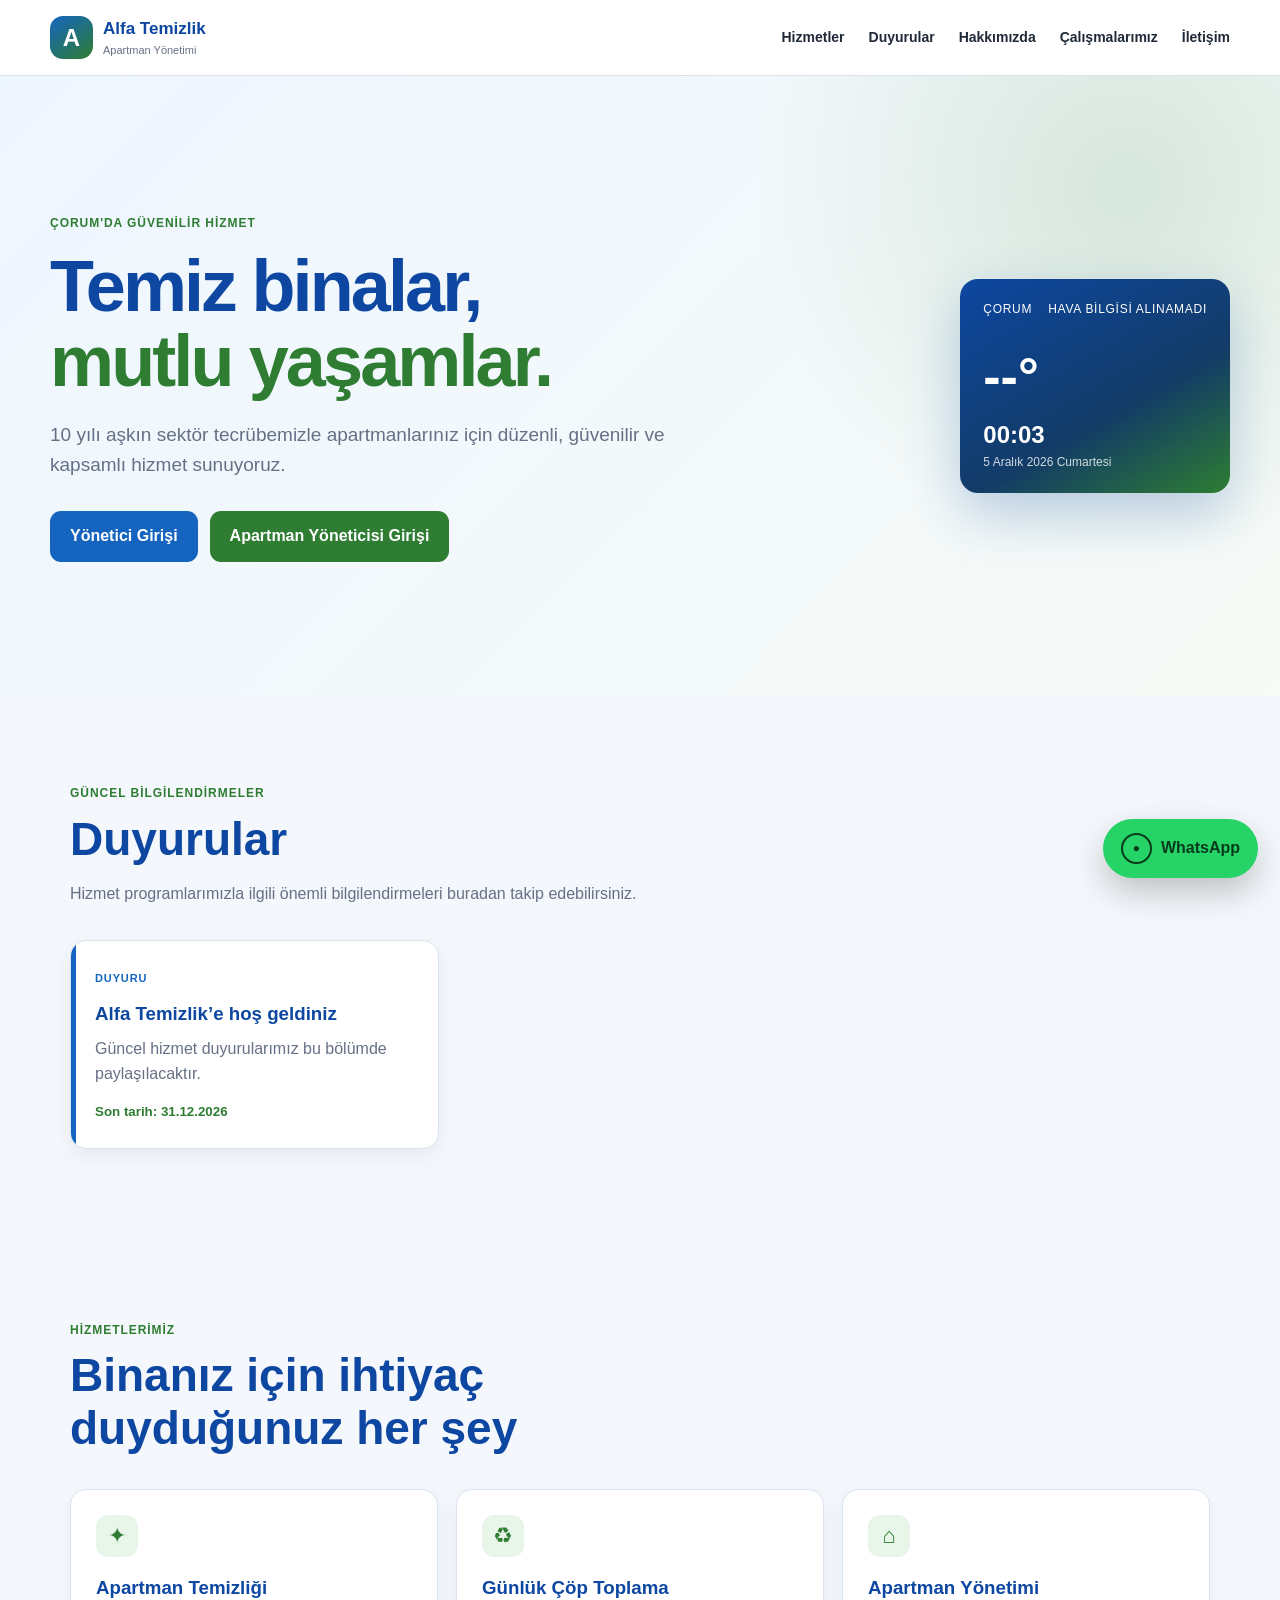
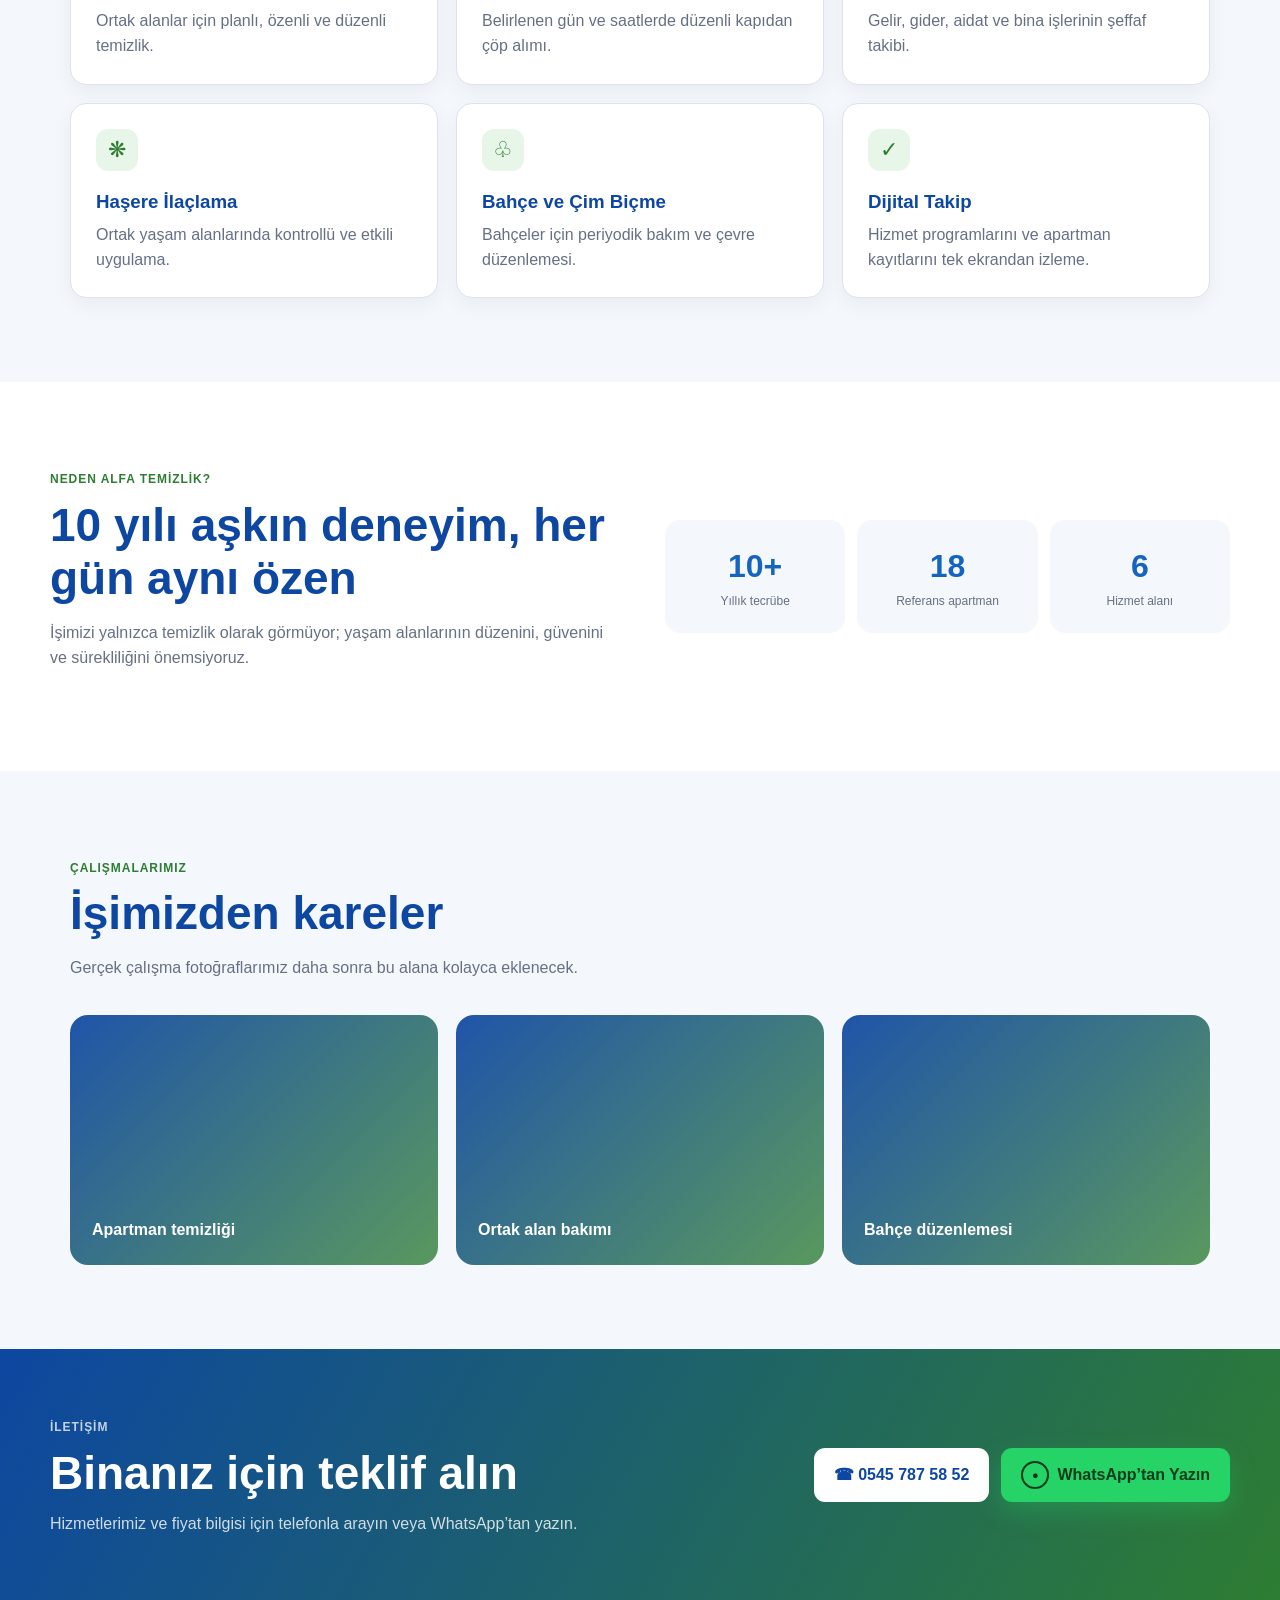
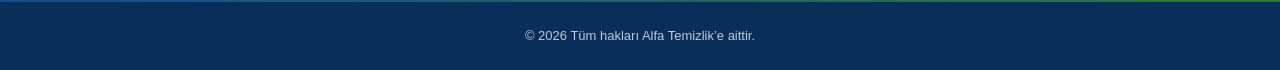
<file: index.html>
<!doctype html>
<html lang="tr">
<head>
  <meta charset="utf-8">
  <meta name="viewport" content="width=device-width, initial-scale=1">
  <meta name="theme-color" content="#0d47a1">
  <title>Alfa Temizlik | Çorum</title>
  <meta name="description" content="Çorum'da apartman temizliği, günlük çöp toplama ve profesyonel apartman hizmetleri.">
  <link rel="stylesheet" href="assets/css/styles.css">
</head>
<body>
  <header class="site-header">
    <a class="brand" href="index.html" aria-label="Alfa Temizlik ana sayfa">
      <span class="brand-mark" aria-hidden="true">A</span>
      <span><strong>Alfa Temizlik</strong><small>Apartman Yönetimi</small></span>
    </a>
    <button class="menu-button" type="button" aria-expanded="false" aria-controls="main-nav">Menü</button>
    <nav id="main-nav" class="main-nav" aria-label="Ana menü">
      <a href="#hizmetler">Hizmetler</a>
      <a href="#duyurular">Duyurular</a>
      <a href="#hakkimizda">Hakkımızda</a>
      <a href="#calismalar">Çalışmalarımız</a>
      <a href="#iletisim">İletişim</a>
    </nav>
  </header>

  <main>
    <section class="hero">
      <div class="hero-content">
        <span class="eyebrow">Çorum'da güvenilir hizmet</span>
        <h1 id="home-title">Temiz binalar,<br><span>mutlu yaşamlar.</span></h1>
        <p id="home-description">10 yılı aşkın sektör tecrübemizle apartmanlarınız için düzenli, güvenilir ve kapsamlı hizmet sunuyoruz.</p>
        <div class="hero-actions">
          <a class="button button-primary" href="pages/manager-login.html">Yönetici Girişi</a>
          <a class="button button-secondary" href="pages/apartment-login.html">Apartman Yöneticisi Girişi</a>
        </div>
      </div>
      <aside class="status-card" aria-label="Çorum hava durumu ve saat">
        <div class="status-top">
          <span>ÇORUM</span>
          <span id="weather-status">Hava durumu yükleniyor…</span>
        </div>
        <strong id="temperature">--°</strong>
        <div id="clock" class="clock">--:--</div>
        <div id="date" class="date">--</div>
      </aside>
    </section>

    <section id="duyurular" class="section announcements-section reveal">
      <div class="section-heading"><span>Güncel Bilgilendirmeler</span><h2>Duyurular</h2><p>Hizmet programlarımızla ilgili önemli bilgilendirmeleri buradan takip edebilirsiniz.</p></div>
      <div id="announcement-list" class="announcement-grid"></div>
    </section>

    <section id="hizmetler" class="section reveal">
      <div class="section-heading"><span>Hizmetlerimiz</span><h2>Binanız için ihtiyaç duyduğunuz her şey</h2></div>
      <div class="card-grid">
        <article class="service-card"><span class="icon">✦</span><h3>Apartman Temizliği</h3><p>Ortak alanlar için planlı, özenli ve düzenli temizlik.</p></article>
        <article class="service-card"><span class="icon">♻</span><h3>Günlük Çöp Toplama</h3><p>Belirlenen gün ve saatlerde düzenli kapıdan çöp alımı.</p></article>
        <article class="service-card"><span class="icon">⌂</span><h3>Apartman Yönetimi</h3><p>Gelir, gider, aidat ve bina işlerinin şeffaf takibi.</p></article>
        <article class="service-card"><span class="icon">❋</span><h3>Haşere İlaçlama</h3><p>Ortak yaşam alanlarında kontrollü ve etkili uygulama.</p></article>
        <article class="service-card"><span class="icon">♧</span><h3>Bahçe ve Çim Biçme</h3><p>Bahçeler için periyodik bakım ve çevre düzenlemesi.</p></article>
        <article class="service-card"><span class="icon">✓</span><h3>Dijital Takip</h3><p>Hizmet programlarını ve apartman kayıtlarını tek ekrandan izleme.</p></article>
      </div>
    </section>

    <section id="hakkimizda" class="section experience reveal">
      <div><span class="eyebrow">Neden Alfa Temizlik?</span><h2>10 yılı aşkın deneyim, her gün aynı özen</h2><p>İşimizi yalnızca temizlik olarak görmüyor; yaşam alanlarının düzenini, güvenini ve sürekliliğini önemsiyoruz.</p></div>
      <div class="stats"><div><strong>10+</strong><span>Yıllık tecrübe</span></div><div><strong>18</strong><span>Referans apartman</span></div><div><strong>6</strong><span>Hizmet alanı</span></div></div>
    </section>

    <section id="calismalar" class="section reveal">
      <div class="section-heading"><span>Çalışmalarımız</span><h2>İşimizden kareler</h2><p>Gerçek çalışma fotoğraflarımız daha sonra bu alana kolayca eklenecek.</p></div>
      <div class="work-grid"><div class="work-placeholder">Apartman temizliği</div><div class="work-placeholder">Ortak alan bakımı</div><div class="work-placeholder">Bahçe düzenlemesi</div></div>
    </section>

    <section id="iletisim" class="contact-section">
      <div><span class="eyebrow light">İletişim</span><h2>Binanız için teklif alın</h2><p>Hizmetlerimiz ve fiyat bilgisi için telefonla arayın veya WhatsApp’tan yazın.</p></div>
      <div class="contact-actions">
        <a class="button button-white contact-phone" href="tel:+905457875852">☎ 0545 787 58 52</a>
        <a class="button whatsapp-button" href="https://wa.me/905457875852?text=Merhaba%20Alfa%20Temizlik%2C%20hizmetleriniz%20hakk%C4%B1nda%20bilgi%20almak%20istiyorum." target="_blank" rel="noopener" aria-label="Alfa Temizlik ile WhatsApp üzerinden iletişime geç">WhatsApp’tan Yazın</a>
      </div>
    </section>
  </main>

  <a class="whatsapp-float" href="https://wa.me/905457875852?text=Merhaba%20Alfa%20Temizlik%2C%20hizmetleriniz%20hakk%C4%B1nda%20bilgi%20almak%20istiyorum." target="_blank" rel="noopener" aria-label="WhatsApp’tan bize ulaşın"><span>WhatsApp</span></a>
  <footer>© 2026 Tüm hakları Alfa Temizlik’e aittir.</footer>
  <script src="assets/js/app.js"></script>
</body>
</html>
</file>
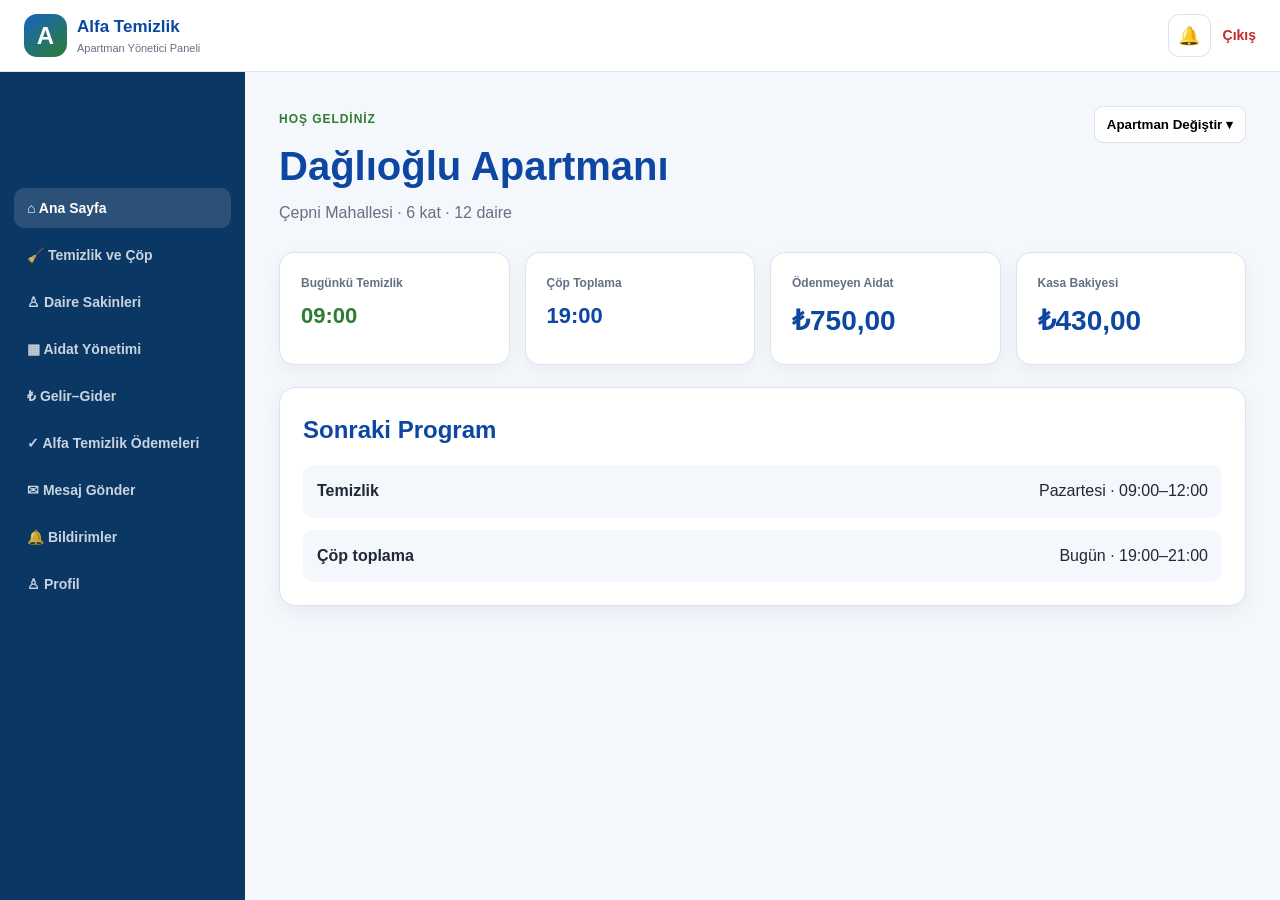
<file: pages/apartment-dashboard.html>
<!doctype html><html lang="tr"><head><meta charset="utf-8"><meta name="viewport" content="width=device-width,initial-scale=1"><title>Apartman Yönetim Paneli | Alfa Temizlik</title><link rel="stylesheet" href="../assets/css/styles.css"></head><body class="dashboard-body">
<header class="dash-header"><a class="brand" href="../index.html"><span class="brand-mark">A</span><span><strong>Alfa Temizlik</strong><small>Apartman Yönetici Paneli</small></span></a><div class="dash-actions"><button class="notification-button" data-go="ap-notifications">🔔<b>1</b></button><a class="logout" href="apartment-login.html">Çıkış</a></div></header>
<div class="dashboard-layout"><aside class="sidebar"><button class="sidebar-toggle">☰ Menü</button><nav><button class="nav-item active" data-section="ap-overview">⌂ <span>Ana Sayfa</span></button><button class="nav-item" data-section="schedule">🧹 <span>Temizlik ve Çöp</span></button><button class="nav-item" data-section="residents">♙ <span>Daire Sakinleri</span></button><button class="nav-item" data-section="dues">▦ <span>Aidat Yönetimi</span></button><button class="nav-item" data-section="finance">₺ <span>Gelir–Gider</span></button><button class="nav-item" data-section="alfa-payments">✓ <span>Alfa Temizlik Ödemeleri</span></button><button class="nav-item" data-section="resident-messages">✉ <span>Mesaj Gönder</span></button><button class="nav-item" data-section="ap-notifications">🔔 <span>Bildirimler</span></button><button class="nav-item" data-section="profile">♙ <span>Profil</span></button></nav></aside>
<main class="dashboard-main">
<section class="panel-section active" id="ap-overview"><div class="page-title"><div><span class="eyebrow">Hoş geldiniz</span><h1>Dağlıoğlu Apartmanı</h1><p>Çepni Mahallesi · 6 kat · 12 daire</p></div><button class="small-select">Apartman Değiştir ▾</button></div><div class="summary-grid"><article><span>Bugünkü Temizlik</span><strong class="summary-text green">09:00</strong></article><article><span>Çöp Toplama</span><strong class="summary-text">19:00</strong></article><article><span>Ödenmeyen Aidat</span><strong id="unpaid-total">₺0</strong></article><article><span>Kasa Bakiyesi</span><strong id="balance-total">₺0</strong></article></div><div class="panel-card"><h2>Sonraki Program</h2><div class="timeline"><div><b>Temizlik</b><span>Pazartesi · 09:00–12:00</span></div><div><b>Çöp toplama</b><span>Bugün · 19:00–21:00</span></div></div></div></section>
<section class="panel-section" id="schedule"><div class="page-title"><div><h1>Temizlik ve Çöp Programı</h1><p>Programı görüntüleyebilir, değişiklik talebi gönderebilirsiniz.</p></div></div><div class="schedule-grid"><article class="panel-card"><span class="service-icon">🧹</span><h2>Temizlik Programı</h2><p><b>Günler:</b> Pazartesi ve Perşembe</p><p><b>Saat:</b> 09:00–12:00</p><span class="status-chip success">Aktif</span></article><article class="panel-card"><span class="service-icon">♻</span><h2>Çöp Toplama</h2><p><b>Günler:</b> Her gün</p><p><b>Saat:</b> 19:00–21:00</p><span class="status-chip success">Aktif</span></article></div><button class="button button-primary action-demo">Program Değişikliği Talep Et</button></section>
<section class="panel-section" id="residents"><div class="page-title"><div><h1>Daire Sakinleri</h1><p>Ev sahibi ve kiracıların hesaplarını takip edin.</p></div></div><div class="panel-card"><form id="flat-form" class="dashboard-form"><label>Daire No<input id="flat-number" type="number" min="1" required></label><label>Ad Soyad<input id="resident-name" required></label><label>Telefon<input id="resident-phone" type="tel"></label><label>Durum<select id="resident-type"><option>Ev Sahibi</option><option>Kiracı</option></select></label><button class="button button-primary">Sakini Ekle</button></form></div><div id="flat-list" class="record-grid"></div><div id="resident-detail" class="panel-card resident-detail hidden-panel"></div></section>
<section class="panel-section" id="dues"><div class="page-title"><div><h1>Aidat Yönetimi</h1><p>Aylık aidatı toplam tutardan bölün veya daire başına sabit belirleyin.</p></div></div><div class="panel-card"><form id="dues-form" class="dashboard-form wide"><label>Aidat Ayı<input id="dues-month" type="month" required></label><label>Hesaplama Yöntemi<select id="dues-mode"><option value="total">Toplam tutarı dairelere böl</option><option value="fixed">Daire başına sabit aidat</option></select></label><label id="dues-total-label">Toplanacak Toplam Tutar<input id="dues-total" type="number" min="0" required></label><label>Paylaştırma Tarihi<input id="dues-share-date" type="date" required></label><label>Tahsilat Başlangıcı<input id="dues-start-date" type="date" required></label><label>Son Ödeme Tarihi<input id="dues-due-date" type="date" required></label><label>Açıklama<input id="dues-description" placeholder="Ağustos ayı aidatı"></label><div id="dues-preview" class="message-preview">Hesaplama ön izlemesi</div><button class="button button-secondary">Aidatları Oluştur</button></form></div><div id="dues-batch-list" class="record-grid"></div></section>
<section class="panel-section" id="finance"><div class="page-title"><div><h1>Gelir–Gider</h1><p>Apartmanın mali hareketlerini kaydedin.</p></div></div><div class="panel-card"><form id="finance-form" class="dashboard-form"><label>Tür<select id="finance-type"><option>Gelir</option><option>Gider</option></select></label><label>Kalem<input id="finance-title" required></label><label>Tarih<input id="finance-date" type="date" required></label><label>Tutar<input id="finance-amount" type="number" min="0" required></label><button class="button button-secondary">İşlemi Kaydet</button></form></div><div id="finance-list" class="record-grid"></div></section>
<section class="panel-section" id="alfa-payments"><div class="page-title"><div><h1>Alfa Temizlik Ödemeleri</h1><p>Aylık hizmet bedeli ve ödeme geçmişi.</p></div></div><div class="payment-hero panel-card"><div><span>Ağustos 2026 hizmet bedeli</span><strong>₺4.500</strong><small>Son ödeme: 10 Ağustos 2026</small></div><span class="status-chip warning">Ödeme Bekliyor</span></div><button class="button button-primary action-demo">Ödeme Bildirimi Gönder</button></section>
<section class="panel-section" id="resident-messages"><div class="page-title"><div><h1>Mesaj Gönder</h1><p>Apartman sakinlerine borç durumlarına göre kişisel veya toplu mesaj hazırlayın.</p></div></div><div class="panel-card"><form id="resident-message-form" class="dashboard-form single-column"><label>Alıcı Grubu<select id="resident-message-group"><option value="debtors">Borcu bulunan sakinler</option><option value="clear">Borcu bulunmayan sakinler</option><option value="all">Tüm apartman sakinleri</option><option value="selected">Seçilen sakin</option></select></label><label id="resident-choice">Sakin Seç<select id="resident-message-person"></select></label><label>Gönderim Yöntemi<select id="resident-message-channel"><option>WhatsApp</option><option>SMS</option><option>Mesajı Kopyala</option></select></label><label>Mesaj Şablonu<textarea id="resident-message-template" rows="5">Sayın {ad}, {daire} numaralı dairenizin güncel borcu {borc} tutarındadır. Ödemenizi rica ederiz.</textarea></label><div id="resident-message-preview" class="message-preview">Alıcı ve mesaj ön izlemesi</div><button class="button button-primary">Mesajları Hazırla ve Kaydet</button></form></div><div class="panel-card"><h2>Mesaj Geçmişi</h2><div id="resident-message-history" class="history-list"></div></div></section>
<section class="panel-section" id="ap-notifications"><div class="page-title"><div><h1>Bildirimler</h1><p>Alfa Temizlik tarafından tamamlanan hizmetleri buradan takip edin.</p></div></div><div id="service-notification-list" class="panel-card notification-list"></div></section>
<section class="panel-section" id="profile"><div class="page-title"><div><h1>Profil ve Güvenlik</h1><p>Hesap bilgilerinizi görüntüleyin.</p></div></div><div class="panel-card profile-card"><div><span>Yönetici</span><strong>Ahmet Bey</strong></div><div><span>Telefon</span><strong>05XX XXX XX XX</strong></div><button class="button button-primary action-demo">Şifre Değiştir</button></div></section>
</main></div><div id="toast" class="toast"></div><script src="../assets/js/apartment-dashboard.js"></script></body></html>
</file>
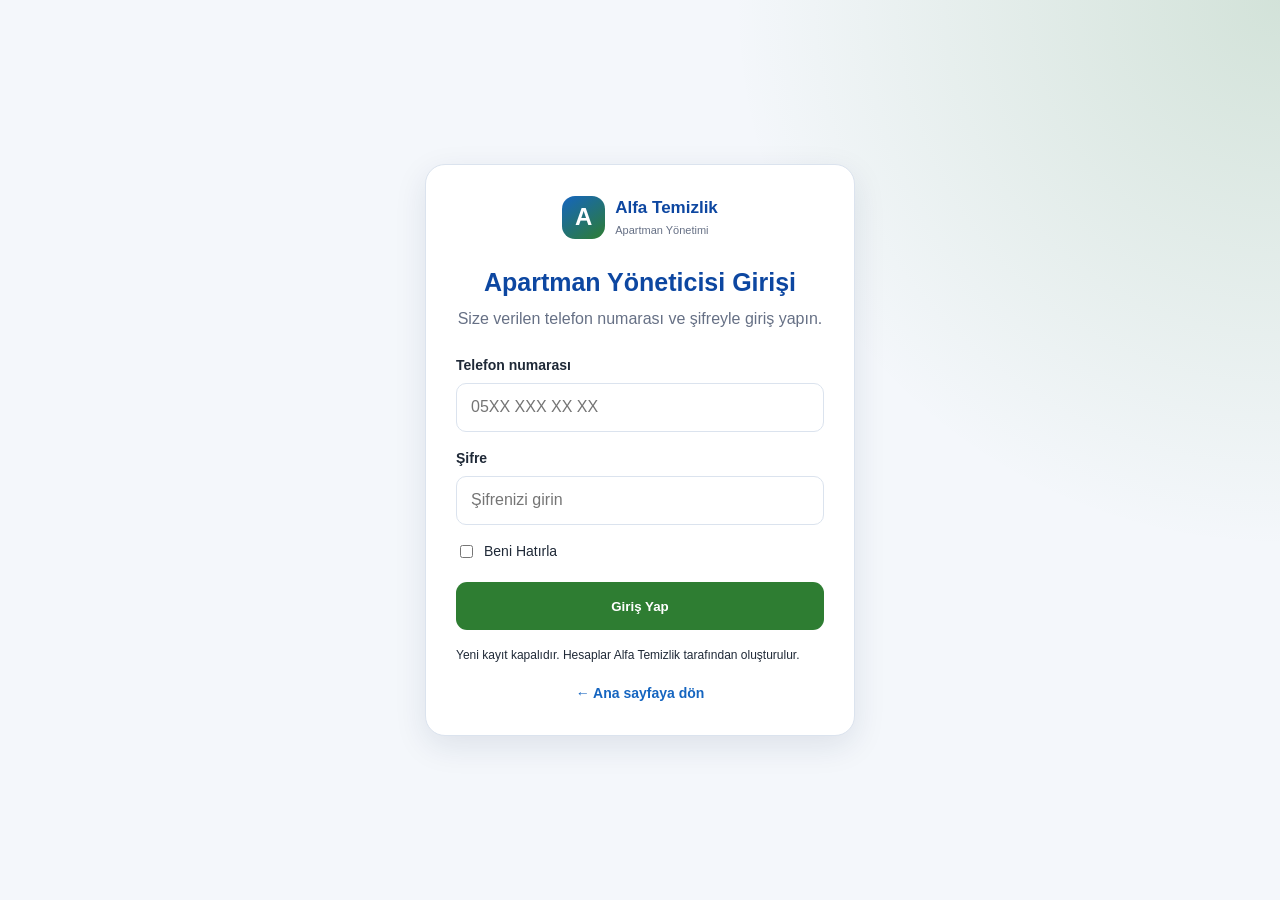
<file: pages/apartment-login.html>
<!doctype html>
<html lang="tr"><head><meta charset="utf-8"><meta name="viewport" content="width=device-width,initial-scale=1"><meta name="theme-color" content="#0d47a1"><title>Apartman Yöneticisi Girişi | Alfa Temizlik</title><link rel="stylesheet" href="../assets/css/styles.css"></head>
<body class="auth-page"><main class="auth-card"><a class="brand auth-brand" href="../index.html"><span class="brand-mark">A</span><span><strong>Alfa Temizlik</strong><small>Apartman Yönetimi</small></span></a><h1>Apartman Yöneticisi Girişi</h1><p>Size verilen telefon numarası ve şifreyle giriş yapın.</p><form id="login-form"><div class="form-group"><label for="phone">Telefon numarası</label><input id="phone" type="tel" inputmode="tel" autocomplete="username" placeholder="05XX XXX XX XX" required></div><div class="form-group"><label for="password">Şifre</label><input id="password" type="password" autocomplete="current-password" placeholder="Şifrenizi girin" required></div><label class="remember"><input type="checkbox"> Beni Hatırla</label><button class="button button-secondary full" type="submit">Giriş Yap</button><p class="auth-note">Yeni kayıt kapalıdır. Hesaplar Alfa Temizlik tarafından oluşturulur.</p></form><a class="back-link" href="../index.html">← Ana sayfaya dön</a></main><script>document.querySelector('#login-form').addEventListener('submit',e=>{e.preventDefault();location.href='apartment-dashboard.html'});</script></body></html>
</file>
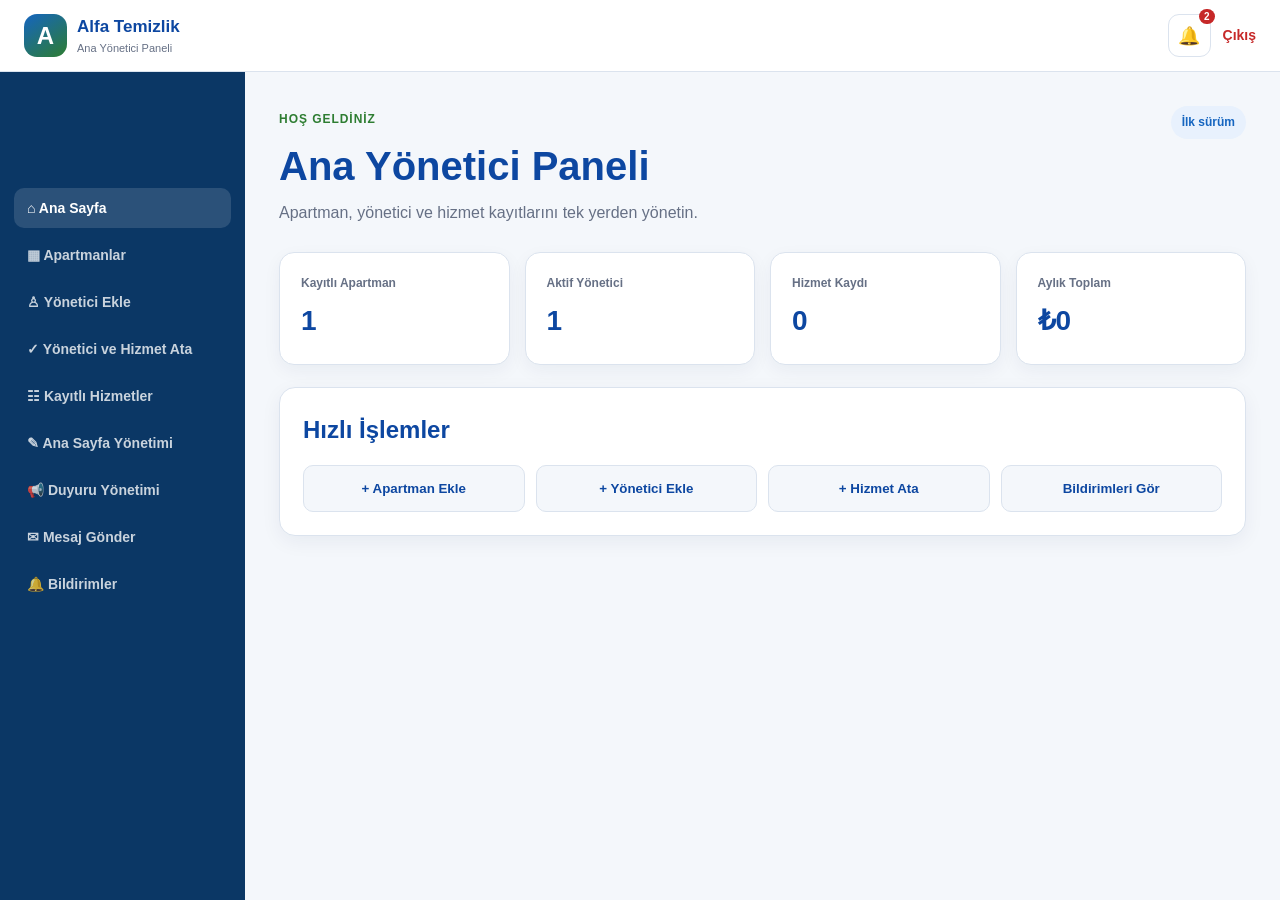
<file: pages/manager-dashboard.html>
<!doctype html><html lang="tr"><head><meta charset="utf-8"><meta name="viewport" content="width=device-width,initial-scale=1"><title>Ana Yönetici Paneli | Alfa Temizlik</title><link rel="stylesheet" href="../assets/css/styles.css"></head><body class="dashboard-body">
<header class="dash-header"><a class="brand" href="../index.html"><span class="brand-mark">A</span><span><strong>Alfa Temizlik</strong><small>Ana Yönetici Paneli</small></span></a><div class="dash-actions"><button class="notification-button" data-go="notifications">🔔<b>2</b></button><a class="logout" href="manager-login.html">Çıkış</a></div></header>
<div class="dashboard-layout"><aside class="sidebar"><button class="sidebar-toggle">☰ Menü</button><nav><button class="nav-item active" data-section="overview">⌂ <span>Ana Sayfa</span></button><button class="nav-item" data-section="apartments">▦ <span>Apartmanlar</span></button><button class="nav-item" data-section="managers">♙ <span>Yönetici Ekle</span></button><button class="nav-item" data-section="services">✓ <span>Yönetici ve Hizmet Ata</span></button><button class="nav-item" data-section="records">☷ <span>Kayıtlı Hizmetler</span></button><button class="nav-item" data-section="home-management">✎ <span>Ana Sayfa Yönetimi</span></button><button class="nav-item" data-section="announcement-management">📢 <span>Duyuru Yönetimi</span></button><button class="nav-item" data-section="admin-messages">✉ <span>Mesaj Gönder</span></button><button class="nav-item" data-section="notifications">🔔 <span>Bildirimler</span></button></nav></aside>
<main class="dashboard-main">
<section class="panel-section active" id="overview"><div class="page-title"><div><span class="eyebrow">Hoş geldiniz</span><h1>Ana Yönetici Paneli</h1><p>Apartman, yönetici ve hizmet kayıtlarını tek yerden yönetin.</p></div><span class="demo-badge">İlk sürüm</span></div><div class="summary-grid"><article><span>Kayıtlı Apartman</span><strong id="count-apartments">0</strong></article><article><span>Aktif Yönetici</span><strong id="count-managers">0</strong></article><article><span>Hizmet Kaydı</span><strong id="count-services">0</strong></article><article><span>Aylık Toplam</span><strong id="total-service">₺0</strong></article></div><div class="panel-card"><h2>Hızlı İşlemler</h2><div class="quick-grid"><button data-go="apartments">+ Apartman Ekle</button><button data-go="managers">+ Yönetici Ekle</button><button data-go="services">+ Hizmet Ata</button><button data-go="notifications">Bildirimleri Gör</button></div></div></section>
<section class="panel-section" id="apartments"><div class="page-title"><div><h1>Apartmanlar</h1><p>Apartman bilgilerini ekleyin ve yönetin.</p></div></div><div class="panel-card"><form id="apartment-form" class="dashboard-form"><label>Apartman Adı<input id="apartment-name" required></label><label>Adres<input id="apartment-address" required></label><label>Kat Sayısı<input id="apartment-floors" type="number" min="1" required></label><label>Daire Sayısı<input id="apartment-flats" type="number" min="1" required></label><button class="button button-primary">Apartmanı Kaydet</button></form></div><div id="apartment-list" class="record-grid"></div></section>
<section class="panel-section" id="managers"><div class="page-title"><div><h1>Yönetici Ekle</h1><p>Hesapları yalnızca ana yönetici oluşturabilir.</p></div></div><div class="panel-card"><form id="manager-form" class="dashboard-form"><label>Ad Soyad<input id="manager-name" required></label><label>Telefon<input id="manager-phone" type="tel" required></label><label>İlk Şifre<input id="manager-password" type="password" minlength="6" required></label><label>Durum<select id="manager-status"><option>Aktif</option><option>Pasif</option></select></label><button class="button button-primary">Yöneticiyi Kaydet</button></form></div><div id="manager-list" class="record-grid"></div></section>
<section class="panel-section" id="services"><div class="page-title"><div><h1>Yönetici ve Hizmet Ata</h1><p>Apartmanı, yöneticiyi ve hizmet programını eşleştirin.</p></div></div><div class="panel-card"><form id="service-form" class="dashboard-form wide"><label>Apartman<select id="service-apartment" required></select></label><label>Yönetici<select id="service-manager" required></select></label><label>Haftalık Temizlik<input id="service-clean-count" type="number" min="1" max="7" value="1" required></label><label>Temizlik Günleri<input id="service-clean-days" required placeholder="Pazartesi, Perşembe"></label><label>Temizlik Saati<input id="service-clean-time" required placeholder="09:00 - 12:00"></label><label>Çöp Hizmeti<select id="service-trash"><option>Evet</option><option>Hayır</option></select></label><label>Çöp Günleri<input id="service-trash-days" placeholder="Her gün"></label><label>Çöp Saati<input id="service-trash-time" placeholder="19:00 - 21:00"></label><label>Aylık Fiyat (₺)<input id="service-price" type="number" min="0" required></label><button class="button button-secondary">Hizmeti Kaydet</button></form></div></section>
<section class="panel-section" id="records"><div class="page-title"><div><h1>Kayıtlı Hizmetler</h1><p>Tanımlanmış hizmet programları ve fiyatlar.</p></div></div><div id="service-list" class="record-grid"></div></section>
<section class="panel-section" id="home-management"><div class="page-title"><div><h1>Ana Sayfa Yönetimi</h1><p>Müşteri ana sayfasındaki temel metinleri buradan düzenleyin.</p></div></div><div class="panel-card"><form id="home-settings-form" class="dashboard-form single-column"><label>Ana Başlık<textarea id="home-setting-title" rows="3" placeholder="Temiz binalar, mutlu yaşamlar."></textarea></label><label>Açıklama<textarea id="home-setting-description" rows="4"></textarea></label><label>İletişim Telefonu<input id="home-setting-phone" type="tel" value="0545 787 58 52"></label><button class="button button-primary">Ana Sayfayı Güncelle</button></form><p class="form-help">Fotoğraf ve logo yükleme gerçek depolama sistemi kurulduğunda bu bölüme bağlanacaktır.</p></div></section>
<section class="panel-section" id="announcement-management"><div class="page-title"><div><h1>Duyuru Yönetimi</h1><p>Ana sayfada yayınlanacak duyuruları oluşturun.</p></div></div><div class="panel-card"><form id="announcement-form" class="dashboard-form wide"><label>Başlık<input id="announcement-title" required></label><label>Açıklama<textarea id="announcement-text" rows="3" required></textarea></label><label>Başlangıç Tarihi<input id="announcement-start" type="date" required></label><label>Bitiş Tarihi<input id="announcement-end" type="date" required></label><label class="check-label"><input id="announcement-important" type="checkbox"> Önemli duyuru</label><button class="button button-secondary">Duyuruyu Yayınla</button></form></div><div id="admin-announcement-list" class="record-grid"></div></section>
<section class="panel-section" id="admin-messages"><div class="page-title"><div><h1>Mesaj Gönder</h1><p>Yöneticilere veya apartman sakinlerine tekli ve toplu mesaj hazırlayın.</p></div></div><div class="panel-card"><form id="admin-message-form" class="dashboard-form single-column"><label>Alıcı Grubu<select id="admin-message-group"><option value="all-managers">Tüm apartman yöneticileri</option><option value="selected-manager">Seçilen yönetici</option><option value="all-residents">Tüm apartman sakinleri</option><option value="debtors">Borcu bulunan sakinler</option></select></label><label id="admin-manager-choice">Yönetici Seç<select id="admin-message-manager"></select></label><label>Gönderim Yöntemi<select id="admin-message-channel"><option>WhatsApp</option><option>SMS</option><option>Mesajı Kopyala</option></select></label><label>Mesaj<textarea id="admin-message-text" rows="5" required placeholder="İyi bayramlar dileriz."></textarea></label><label class="check-label"><input id="admin-message-signature" type="checkbox" checked> Mesaj sonuna Alfa Temizlik imzası ekle</label><div id="admin-message-preview" class="message-preview">Mesaj ön izlemesi burada görünecek.</div><button class="button button-primary">Mesajı Hazırla ve Kaydet</button></form></div><div class="panel-card"><h2>Gönderim Geçmişi</h2><div id="admin-message-history" class="history-list"></div></div></section>
<section class="panel-section" id="notifications"><div class="page-title"><div><h1>Bildirimler</h1><p>Gerçek bildirim altyapısına hazır bölüm.</p></div></div><div class="panel-card notification-list"><article><span>💳</span><div><strong>Ödeme bildirimleri</strong><p>Apartman yöneticilerinin ödeme bildirimleri burada görünecek.</p></div><button>Okundu</button></article><article><span>🗓</span><div><strong>Program değişiklikleri</strong><p>Temizlik ve çöp programı talepleri burada görünecek.</p></div><button>Okundu</button></article></div></section>
</main></div><div id="toast" class="toast"></div><script src="../assets/js/manager-dashboard.js"></script></body></html>
</file>
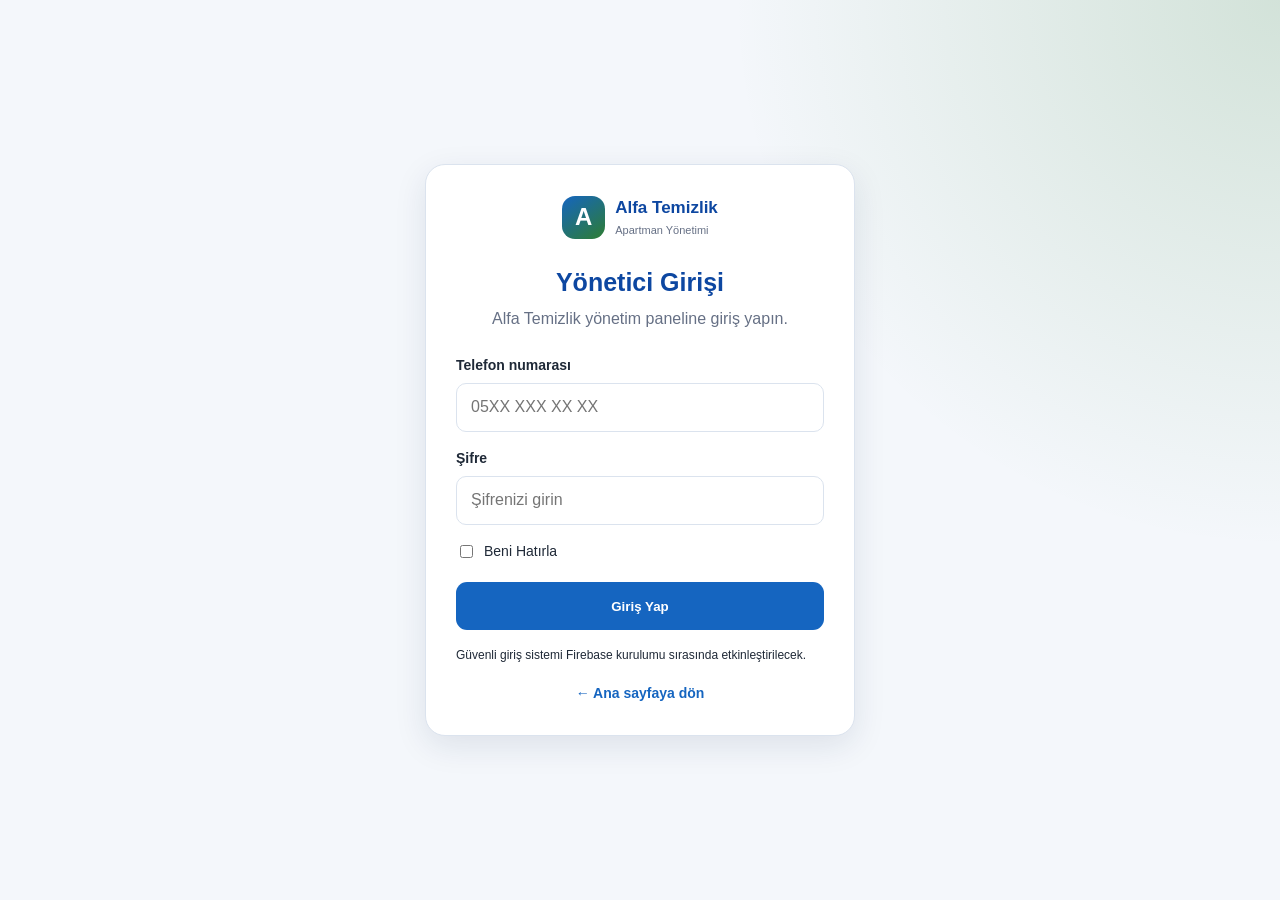
<file: pages/manager-login.html>
<!doctype html>
<html lang="tr"><head><meta charset="utf-8"><meta name="viewport" content="width=device-width,initial-scale=1"><meta name="theme-color" content="#0d47a1"><title>Yönetici Girişi | Alfa Temizlik</title><link rel="stylesheet" href="../assets/css/styles.css"></head>
<body class="auth-page"><main class="auth-card"><a class="brand auth-brand" href="../index.html"><span class="brand-mark">A</span><span><strong>Alfa Temizlik</strong><small>Apartman Yönetimi</small></span></a><h1>Yönetici Girişi</h1><p>Alfa Temizlik yönetim paneline giriş yapın.</p><form id="login-form"><div class="form-group"><label for="phone">Telefon numarası</label><input id="phone" type="tel" inputmode="tel" autocomplete="username" placeholder="05XX XXX XX XX" required></div><div class="form-group"><label for="password">Şifre</label><input id="password" type="password" autocomplete="current-password" placeholder="Şifrenizi girin" required></div><label class="remember"><input type="checkbox"> Beni Hatırla</label><button class="button button-primary full" type="submit">Giriş Yap</button><p class="auth-note">Güvenli giriş sistemi Firebase kurulumu sırasında etkinleştirilecek.</p></form><a class="back-link" href="../index.html">← Ana sayfaya dön</a></main><script>document.querySelector('#login-form').addEventListener('submit',e=>{e.preventDefault();location.href='manager-dashboard.html'});</script></body></html>
</file>
<file: assets/css/styles.css>
:root{--blue:#1565c0;--dark:#0d47a1;--green:#2e7d32;--bg:#f4f7fb;--text:#1f2937;--muted:#667085;--border:#dbe3ee;--white:#fff;--danger:#c62828;--shadow:0 10px 32px rgba(20,40,80,.10)}
*{box-sizing:border-box}html{scroll-behavior:smooth}body{margin:0;background:var(--bg);color:var(--text);font-family:Arial,Helvetica,sans-serif;line-height:1.55}a{color:inherit}.site-header{height:76px;padding:0 max(20px,calc((100% - 1180px)/2));display:flex;align-items:center;justify-content:space-between;background:rgba(255,255,255,.96);border-bottom:1px solid var(--border);position:sticky;top:0;z-index:20}.brand{display:flex;gap:10px;align-items:center;text-decoration:none}.brand-mark{display:grid;place-items:center;width:43px;height:43px;border-radius:13px;background:linear-gradient(145deg,var(--blue),var(--green));color:#fff;font-size:24px;font-weight:800}.brand strong,.brand small{display:block}.brand strong{color:var(--dark);font-size:17px}.brand small{font-size:11px;color:var(--muted)}.main-nav{display:flex;gap:24px}.main-nav a{text-decoration:none;font-weight:700;font-size:14px}.main-nav a:hover{color:var(--blue)}.menu-button{display:none;border:1px solid var(--border);background:#fff;border-radius:9px;padding:9px 12px;font-weight:700}.hero{min-height:620px;padding:88px max(20px,calc((100% - 1180px)/2));display:grid;grid-template-columns:1.25fr .75fr;align-items:center;gap:70px;background:radial-gradient(circle at 88% 18%,rgba(46,125,50,.15),transparent 30%),linear-gradient(135deg,#eef6ff,#f7fbf7)}.eyebrow{display:inline-block;color:var(--green);font-weight:800;letter-spacing:.08em;text-transform:uppercase;font-size:12px}.hero h1{font-size:clamp(42px,6vw,72px);line-height:1.04;margin:14px 0 22px;color:var(--dark);letter-spacing:-.04em}.hero h1 span{color:var(--green)}.hero p{max-width:650px;color:var(--muted);font-size:19px}.hero-actions{display:flex;gap:12px;flex-wrap:wrap;margin-top:32px}.button{min-height:48px;padding:13px 20px;border-radius:11px;display:inline-flex;align-items:center;justify-content:center;text-decoration:none;font-weight:800;border:0;cursor:pointer}.button-primary{background:var(--blue);color:#fff}.button-primary:hover{background:var(--dark)}.button-secondary{background:var(--green);color:#fff}.button-secondary:hover{background:#1b5e20}.status-card{background:linear-gradient(150deg,var(--dark),#123b67 60%,var(--green));color:#fff;border-radius:24px;padding:30px;box-shadow:0 22px 55px rgba(13,71,161,.25)}.status-top{display:flex;justify-content:space-between;gap:16px;font-size:12px;text-transform:uppercase;letter-spacing:.06em}.status-card>strong{font-size:70px;display:block;margin:28px 0 4px}.clock{font-size:30px;font-weight:800}.date{opacity:.8}.section{max-width:1180px;margin:auto;padding:84px 20px}.section-heading{max-width:690px;margin-bottom:34px}.section-heading span{color:var(--green);font-weight:800;text-transform:uppercase;font-size:12px;letter-spacing:.08em}.section h2,.contact-section h2{font-size:clamp(30px,4vw,46px);line-height:1.15;color:var(--dark);margin:8px 0 12px}.section-heading p,.experience p{color:var(--muted)}.card-grid{display:grid;grid-template-columns:repeat(3,1fr);gap:18px}.service-card{background:#fff;border:1px solid var(--border);border-radius:16px;padding:25px;box-shadow:0 7px 20px rgba(20,40,80,.05)}.service-card .icon{display:grid;place-items:center;width:42px;height:42px;border-radius:12px;background:#e8f5e9;color:var(--green);font-size:22px}.service-card h3{color:var(--dark);margin:16px 0 7px}.service-card p{margin:0;color:var(--muted)}.experience{max-width:none;padding-left:max(20px,calc((100% - 1180px)/2));padding-right:max(20px,calc((100% - 1180px)/2));background:#fff;display:grid;grid-template-columns:1fr 1fr;gap:50px;align-items:center}.stats{display:grid;grid-template-columns:repeat(3,1fr);gap:12px}.stats div{border-radius:15px;background:var(--bg);padding:22px;text-align:center}.stats strong,.stats span{display:block}.stats strong{color:var(--blue);font-size:32px}.stats span{color:var(--muted);font-size:12px}.work-grid{display:grid;grid-template-columns:repeat(3,1fr);gap:18px}.work-placeholder{min-height:250px;border-radius:18px;display:flex;align-items:flex-end;padding:22px;color:#fff;font-weight:800;background:linear-gradient(135deg,rgba(13,71,161,.92),rgba(46,125,50,.78))}.contact-section{padding:65px max(20px,calc((100% - 1180px)/2));background:linear-gradient(120deg,var(--dark),var(--green));color:#fff;display:flex;align-items:center;justify-content:space-between;gap:30px}.contact-section h2{color:#fff}.contact-section p{margin:0;opacity:.8}.light{color:#fff;opacity:.75}.button-white{background:#fff;color:var(--dark);white-space:nowrap}footer{text-align:center;padding:24px;background:#082e59;color:rgba(255,255,255,.75);font-size:13px}
.auth-page{min-height:100vh;display:grid;place-items:center;padding:22px;background:radial-gradient(circle at top right,rgba(46,125,50,.17),transparent 35%),var(--bg)}.auth-card{width:min(100%,430px);background:#fff;border:1px solid var(--border);border-radius:20px;padding:30px;box-shadow:var(--shadow)}.auth-brand{justify-content:center;margin-bottom:24px}.auth-card h1{text-align:center;color:var(--dark);font-size:25px;margin:0 0 5px}.auth-card>p{text-align:center;color:var(--muted);margin:0 0 24px}.form-group{margin-bottom:16px}.form-group label{font-weight:700;font-size:14px;display:block;margin-bottom:6px}.form-group input{width:100%;height:49px;border:1px solid var(--border);border-radius:10px;padding:0 14px;font-size:16px;outline:none}.form-group input:focus{border-color:var(--blue);box-shadow:0 0 0 3px rgba(21,101,192,.12)}.remember{display:flex;gap:8px;align-items:center;margin:4px 0 20px;font-size:14px}.full{width:100%}.auth-note{font-size:12px!important;margin:16px 0 0!important}.back-link{display:block;text-align:center;margin-top:18px;color:var(--blue);font-weight:700;text-decoration:none;font-size:14px}
@media(max-width:800px){.site-header{height:68px}.menu-button{display:block}.main-nav{display:none;position:absolute;top:68px;left:0;right:0;background:#fff;padding:18px 20px;border-bottom:1px solid var(--border);flex-direction:column}.main-nav.open{display:flex}.hero{min-height:auto;padding-top:60px;padding-bottom:60px;grid-template-columns:1fr;gap:38px}.hero h1{font-size:43px}.hero p{font-size:17px}.hero-actions{display:grid}.status-card>strong{font-size:60px}.card-grid{grid-template-columns:1fr}.experience{grid-template-columns:1fr}.stats{grid-template-columns:1fr 1fr}.work-grid{grid-template-columns:1fr}.contact-section{align-items:flex-start;flex-direction:column}.button-white{width:100%}}
@media(max-width:420px){.brand small{display:none}.auth-card{padding:24px 19px}.stats{grid-template-columns:1fr}.section{padding-top:65px;padding-bottom:65px}}

/* Ortak yönetim panelleri */
.dashboard-body{background:var(--bg);min-height:100vh}.dash-header{height:72px;background:#fff;border-bottom:1px solid var(--border);display:flex;align-items:center;justify-content:space-between;padding:0 24px;position:sticky;top:0;z-index:50}.dash-actions{display:flex;align-items:center;gap:12px}.notification-button{position:relative;border:1px solid var(--border);background:#fff;border-radius:11px;width:43px;height:43px;font-size:18px;cursor:pointer}.notification-button b{position:absolute;right:-5px;top:-6px;background:var(--danger);color:#fff;border-radius:10px;font-size:10px;padding:2px 5px}.logout{color:var(--danger);font-weight:800;text-decoration:none;font-size:14px}.dashboard-layout{display:grid;grid-template-columns:245px minmax(0,1fr);min-height:calc(100vh - 72px)}.sidebar{background:#0b3765;padding:22px 14px}.sidebar nav{display:grid;gap:7px;position:sticky;top:94px}.nav-item,.sidebar-toggle{border:0;background:transparent;color:rgba(255,255,255,.78);border-radius:10px;padding:12px 13px;text-align:left;font-weight:700;cursor:pointer;font-size:14px}.nav-item:hover,.nav-item.active{background:rgba(255,255,255,.13);color:#fff}.sidebar-toggle{display:none}.dashboard-main{padding:34px;min-width:0}.panel-section{display:none;max-width:1250px;margin:auto}.panel-section.active{display:block}.page-title{display:flex;align-items:flex-start;justify-content:space-between;gap:20px;margin-bottom:26px}.page-title h1{color:var(--dark);font-size:clamp(27px,4vw,40px);margin:4px 0}.page-title p{color:var(--muted);margin:0}.demo-badge,.status-chip{border-radius:999px;padding:7px 11px;background:#e8f1fd;color:var(--blue);font-weight:800;font-size:12px;white-space:nowrap}.summary-grid{display:grid;grid-template-columns:repeat(4,1fr);gap:15px;margin-bottom:22px}.summary-grid article{background:#fff;border:1px solid var(--border);border-radius:15px;padding:21px;box-shadow:0 6px 18px rgba(20,40,80,.05)}.summary-grid span,.record-card span,.profile-card span{display:block;color:var(--muted);font-size:12px;font-weight:700}.summary-grid strong{display:block;color:var(--dark);font-size:28px;margin-top:7px}.summary-grid .summary-text{font-size:22px}.summary-grid .green{color:var(--green)}.panel-card{background:#fff;border:1px solid var(--border);border-radius:16px;padding:23px;box-shadow:0 6px 20px rgba(20,40,80,.06);margin-bottom:20px}.panel-card h2{color:var(--dark);margin:0 0 17px}.quick-grid{display:grid;grid-template-columns:repeat(4,1fr);gap:11px}.quick-grid button{border:1px solid var(--border);background:var(--bg);color:var(--dark);border-radius:10px;padding:15px;font-weight:800;cursor:pointer}.dashboard-form{display:grid;grid-template-columns:repeat(4,1fr);gap:15px;align-items:end}.dashboard-form.wide{grid-template-columns:repeat(3,1fr)}.dashboard-form label{font-weight:700;font-size:13px}.dashboard-form input,.dashboard-form select{width:100%;height:47px;border:1px solid var(--border);border-radius:9px;margin-top:6px;padding:0 12px;font-size:15px;background:#fff}.record-grid{display:grid;grid-template-columns:repeat(2,1fr);gap:14px}.record-card{background:#fff;border:1px solid var(--border);border-radius:14px;padding:20px;display:flex;justify-content:space-between;align-items:flex-start;gap:15px}.record-card h3{color:var(--dark);margin:5px 0}.record-card p{color:var(--muted);margin:0 0 5px}.record-card small{color:var(--green);font-weight:700}.danger-link,.status-action{border:0;border-radius:8px;padding:8px 10px;font-weight:800;cursor:pointer}.danger-link{color:var(--danger);background:#ffebee}.status-action{color:var(--blue);background:#e8f1fd}.record-actions{display:flex;gap:6px;flex-direction:column}.empty{padding:30px;text-align:center;color:var(--muted);background:#fff;border-radius:14px}.notification-list article{display:flex;gap:13px;align-items:center;padding:14px 0;border-bottom:1px solid var(--border)}.notification-list article:last-child{border-bottom:0}.notification-list article>span{font-size:24px}.notification-list article div{flex:1}.notification-list p{margin:3px 0;color:var(--muted)}.notification-list button{border:0;background:#e8f1fd;color:var(--blue);padding:8px;border-radius:8px;font-weight:700}.notification-list article.read{opacity:.5}.toast{position:fixed;right:22px;bottom:22px;transform:translateY(100px);opacity:0;background:#123b67;color:#fff;padding:13px 18px;border-radius:10px;box-shadow:var(--shadow);transition:.25s;z-index:100}.toast.show{transform:none;opacity:1}.schedule-grid{display:grid;grid-template-columns:1fr 1fr;gap:16px}.service-icon{font-size:35px}.status-chip.success{background:#e8f5e9;color:var(--green)}.status-chip.warning{background:#fff4e5;color:#a15c00}.timeline{display:grid;gap:12px}.timeline div{display:flex;justify-content:space-between;background:var(--bg);padding:14px;border-radius:10px}.small-select{background:#fff;border:1px solid var(--border);padding:10px 12px;border-radius:9px;font-weight:700}.payment-hero{display:flex;align-items:center;justify-content:space-between}.payment-hero strong,.payment-hero small{display:block}.payment-hero strong{font-size:36px;color:var(--dark);margin:5px 0}.profile-card{display:grid;gap:16px}.profile-card strong{display:block;font-size:18px}.positive{color:var(--green)!important;font-weight:800}.negative{color:var(--danger)!important;font-weight:800}
@media(max-width:1000px){.summary-grid{grid-template-columns:1fr 1fr}.dashboard-form,.dashboard-form.wide{grid-template-columns:1fr 1fr}.quick-grid{grid-template-columns:1fr 1fr}}
@media(max-width:760px){.dash-header{height:66px;padding:0 14px}.dashboard-layout{display:block;min-height:calc(100vh - 66px)}.sidebar{padding:8px 12px;position:sticky;top:66px;z-index:40}.sidebar-toggle{display:block;width:100%}.sidebar nav{display:none;position:static;padding-bottom:8px}.sidebar.open nav{display:grid}.dashboard-main{padding:22px 14px}.record-grid,.schedule-grid{grid-template-columns:1fr}.dashboard-form,.dashboard-form.wide{grid-template-columns:1fr}.page-title{display:block}.page-title .demo-badge,.page-title .small-select{display:inline-block;margin-top:12px}.payment-hero{align-items:flex-start;gap:16px;flex-direction:column}}
@media(max-width:430px){.summary-grid,.quick-grid{grid-template-columns:1fr}.dash-header .brand small{display:none}.dash-header .brand strong{font-size:15px}.logout{font-size:12px}.panel-card{padding:17px}.timeline div{display:grid;gap:4px}}

/* Ana sayfa canlılık, küçük hava paneli ve duyurular */
.hero .status-card{max-width:330px;justify-self:end;padding:21px 23px;border-radius:18px;animation:weatherFloat 5s ease-in-out infinite}.hero .status-card>strong{font-size:52px;margin:17px 0 0}.hero .status-card .clock{font-size:24px}.hero .status-card .date{font-size:12px}.button,.service-card,.work-placeholder,.quick-grid button{transition:transform .22s ease,box-shadow .22s ease,filter .22s ease}.button:hover{transform:translateY(-3px);box-shadow:0 11px 24px rgba(20,40,80,.18)}.button:active{transform:translateY(1px) scale(.98)}.service-card:hover{transform:translateY(-7px);box-shadow:0 16px 32px rgba(20,40,80,.12)}.work-placeholder:hover{transform:scale(1.025);filter:saturate(1.2)}.announcement-grid{display:grid;grid-template-columns:repeat(3,1fr);gap:16px}.announcement-card{position:relative;overflow:hidden;background:#fff;border:1px solid var(--border);border-radius:16px;padding:24px;box-shadow:0 7px 22px rgba(20,40,80,.06)}.announcement-card:before{content:'';position:absolute;left:0;top:0;bottom:0;width:5px;background:var(--blue)}.announcement-card.important:before{background:#e07b00}.announcement-card>span{display:inline-block;color:var(--blue);font-size:11px;font-weight:800;text-transform:uppercase;letter-spacing:.08em}.announcement-card.important>span{color:#a15c00}.announcement-card h3{color:var(--dark);margin:9px 0}.announcement-card p{color:var(--muted);margin:0 0 12px}.announcement-card small{color:var(--green);font-weight:700}.reveal{opacity:0;transform:translateY(24px);transition:opacity .65s ease,transform .65s ease}.reveal.visible{opacity:1;transform:none}@keyframes weatherFloat{0%,100%{transform:translateY(0)}50%{transform:translateY(-7px)}}
@media(max-width:800px){.hero .status-card{max-width:none;width:100%;justify-self:stretch}.announcement-grid{grid-template-columns:1fr}.reveal{opacity:1;transform:none}}
@media(prefers-reduced-motion:reduce){*{scroll-behavior:auto!important}.reveal{opacity:1;transform:none}.hero .status-card{animation:none}.button,.service-card,.work-placeholder{transition:none}}

/* İçerik yönetimi, aidat ve mesaj ekranları */
.dashboard-form.single-column{grid-template-columns:1fr;max-width:760px}.dashboard-form textarea{width:100%;border:1px solid var(--border);border-radius:9px;margin-top:6px;padding:12px;font:inherit;resize:vertical}.check-label{display:flex!important;align-items:center;gap:9px;padding:10px 0}.check-label input{width:18px!important;height:18px!important;margin:0!important}.form-help{color:var(--muted);font-size:13px;margin:17px 0 0}.message-preview{background:#eef6ff;border-left:4px solid var(--blue);border-radius:8px;padding:14px;color:var(--dark);white-space:pre-wrap}.history-list{display:grid;gap:9px}.history-list article{background:var(--bg);border-radius:10px;padding:13px}.history-list strong,.history-list span{display:block}.history-list span{color:var(--muted);font-size:12px}.history-list p{white-space:pre-wrap;margin:7px 0 0}.hidden-panel{display:none}.resident-detail{margin-top:20px}.detail-header{display:flex;justify-content:space-between;gap:18px}.detail-header h2{margin:4px 0!important}.detail-columns{display:grid;grid-template-columns:1fr 1fr;gap:18px;margin:20px 0}.detail-columns>div{background:var(--bg);padding:16px;border-radius:12px}.ledger-row{display:flex;justify-content:space-between;gap:12px;padding:10px 0;border-bottom:1px solid var(--border)}.detail-actions{display:grid;grid-template-columns:1fr 1fr;gap:18px;margin:20px 0}.detail-actions form{display:grid;gap:9px;background:#fff;border:1px solid var(--border);border-radius:12px;padding:16px}.detail-actions input,.detail-actions select{width:100%;height:44px;border:1px solid var(--border);border-radius:8px;padding:0 10px}.button:disabled{opacity:.45;cursor:not-allowed}.sidebar{overflow-y:auto}.sidebar nav{padding-bottom:18px}
@media(max-width:760px){.detail-columns,.detail-actions{grid-template-columns:1fr}.detail-header{display:block}.detail-header button{margin-top:10px}.ledger-row{display:grid;gap:3px}.dashboard-form.single-column{max-width:none}}

/* WhatsApp iletişim ve hizmet tamamlandı bildirimleri */
.contact-actions{display:flex;gap:12px;flex-wrap:wrap;justify-content:flex-end}.whatsapp-button{background:#25d366;color:#073b1b;box-shadow:0 10px 26px rgba(37,211,102,.28)}.whatsapp-button:before{content:'●';display:inline-grid;place-items:center;width:24px;height:24px;margin-right:8px;border:2px solid currentColor;border-radius:50%;font-size:11px}.whatsapp-button:hover{background:#20bd5a}.whatsapp-float{position:fixed;right:22px;bottom:22px;z-index:90;display:flex;align-items:center;gap:9px;background:#25d366;color:#073b1b;text-decoration:none;font-weight:900;padding:14px 18px;border-radius:999px;box-shadow:0 14px 34px rgba(0,0,0,.22);transition:transform .2s ease,box-shadow .2s ease}.whatsapp-float:before{content:'●';display:grid;place-items:center;width:27px;height:27px;border:2px solid currentColor;border-radius:50%;font-size:12px}.whatsapp-float:hover{transform:translateY(-4px);box-shadow:0 18px 38px rgba(0,0,0,.28)}.service-buttons{min-width:165px}.service-done{border:0;border-radius:9px;padding:10px 12px;font-weight:800;cursor:pointer;text-align:left;transition:.2s}.trash-done{background:#e8f1fd;color:var(--blue)}.cleaning-done{background:#e8f5e9;color:var(--green)}.service-done:hover{transform:translateY(-2px);filter:saturate(1.2)}.service-done.sent{background:var(--green);color:#fff}.notification-list small{color:var(--green);font-weight:700}
@media(max-width:800px){.contact-actions{width:100%;display:grid}.contact-actions .button{width:100%}.whatsapp-float{right:14px;bottom:14px;padding:14px}.whatsapp-float span{display:none}.apartment-service-card{flex-direction:column}.service-buttons{width:100%;display:grid;grid-template-columns:1fr 1fr}.service-buttons .danger-link{grid-column:1/-1}}
</file>
